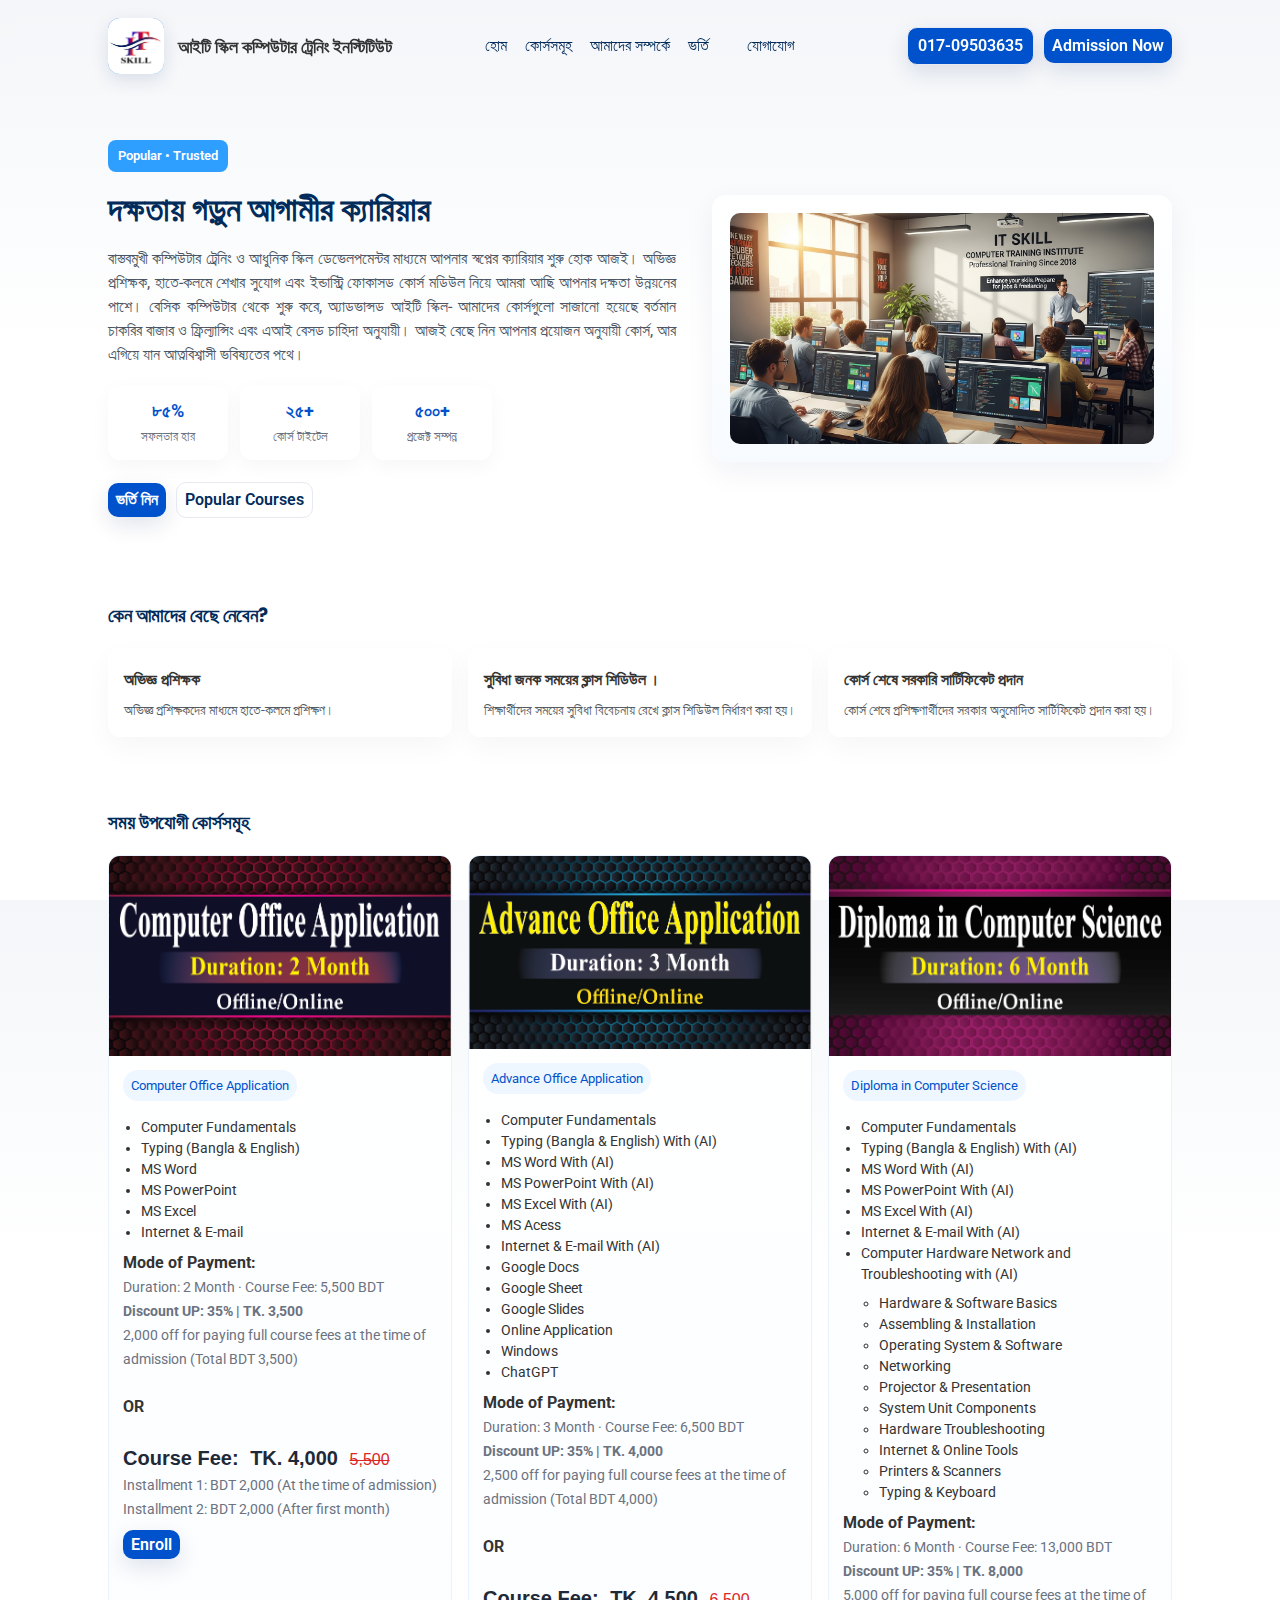
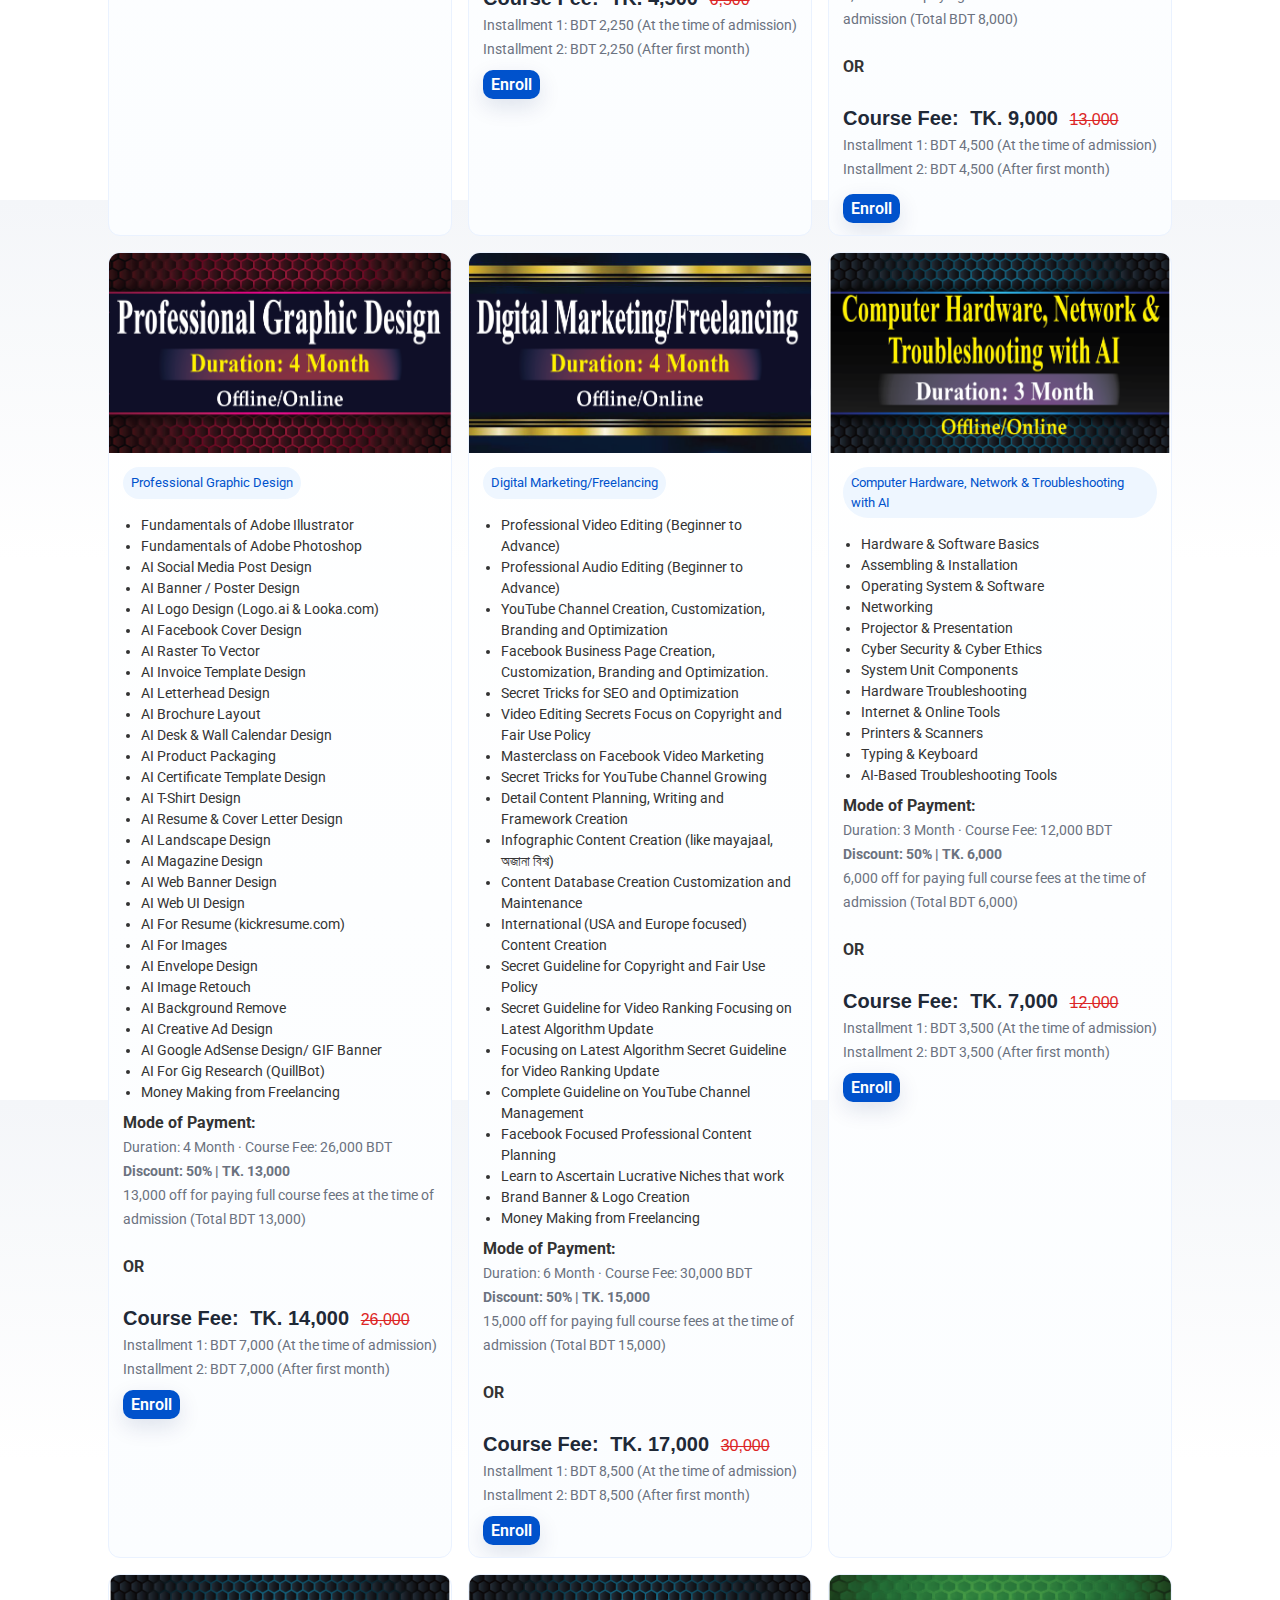
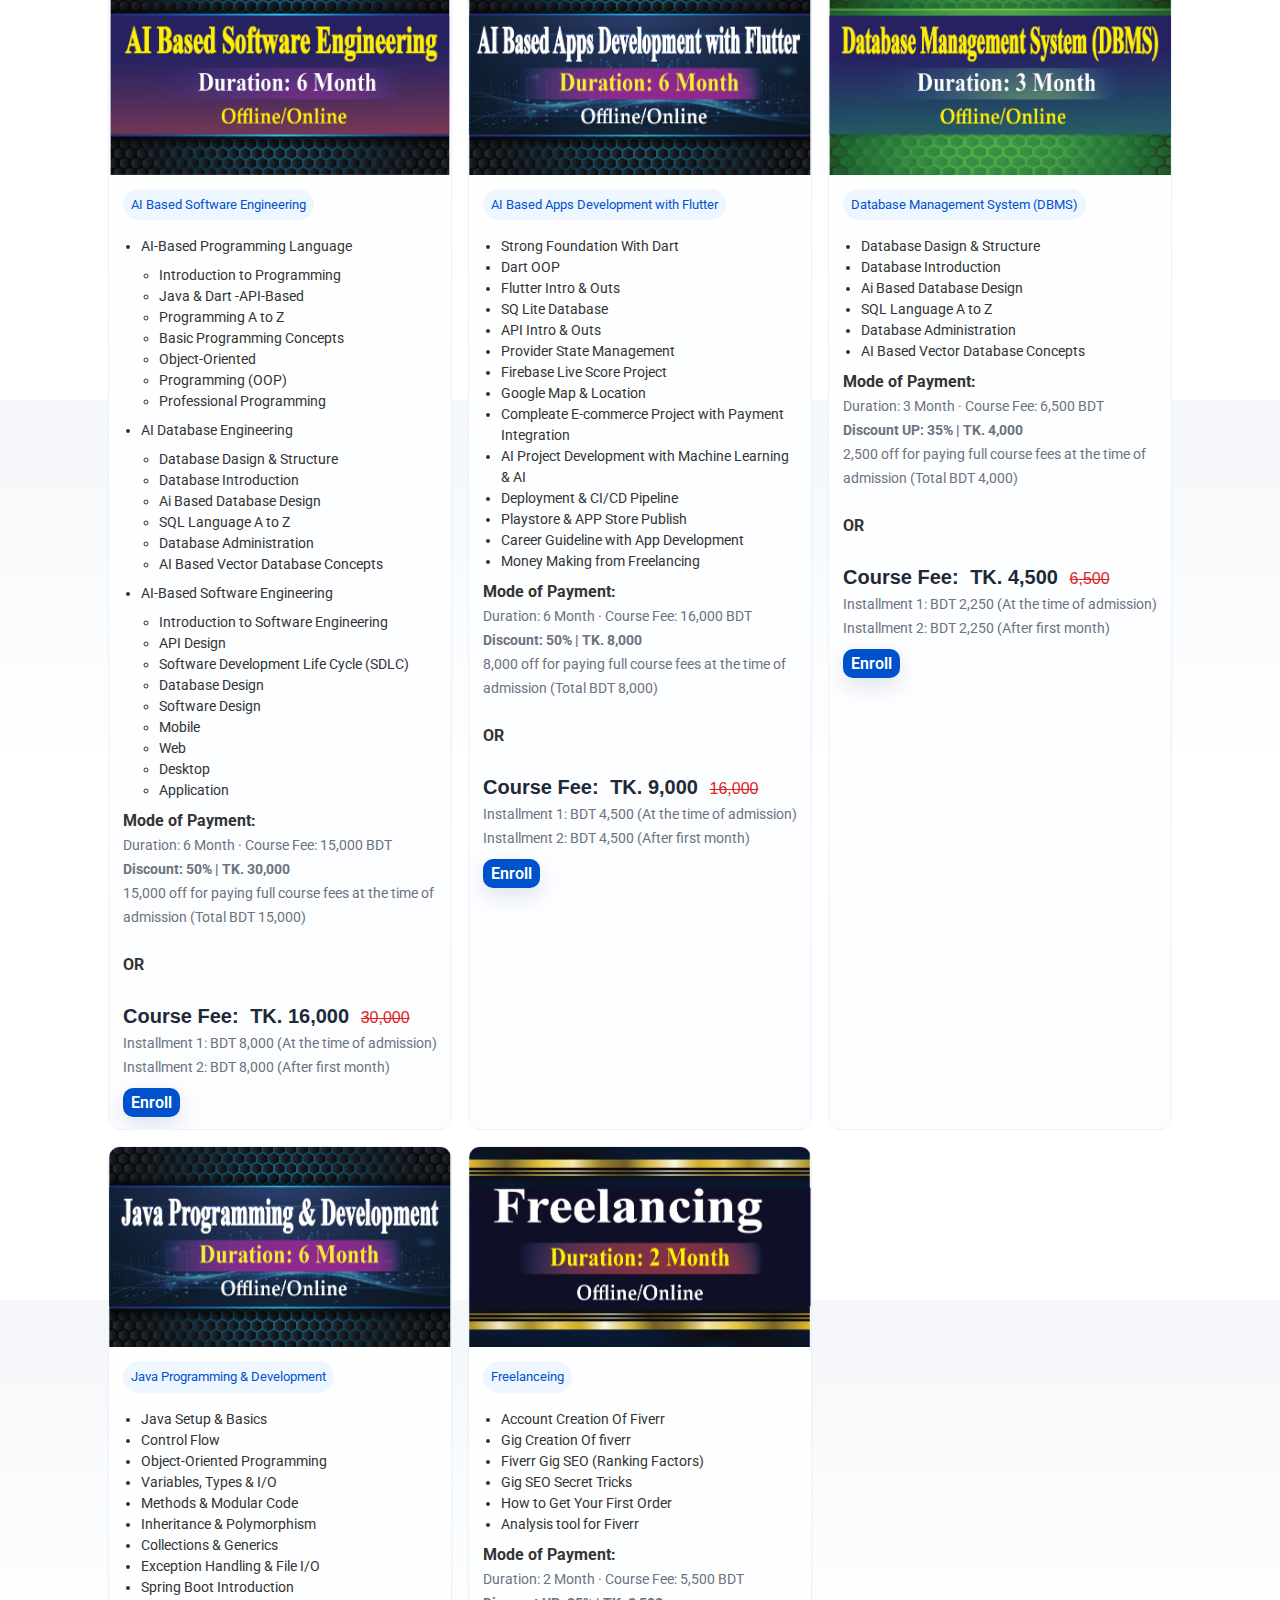
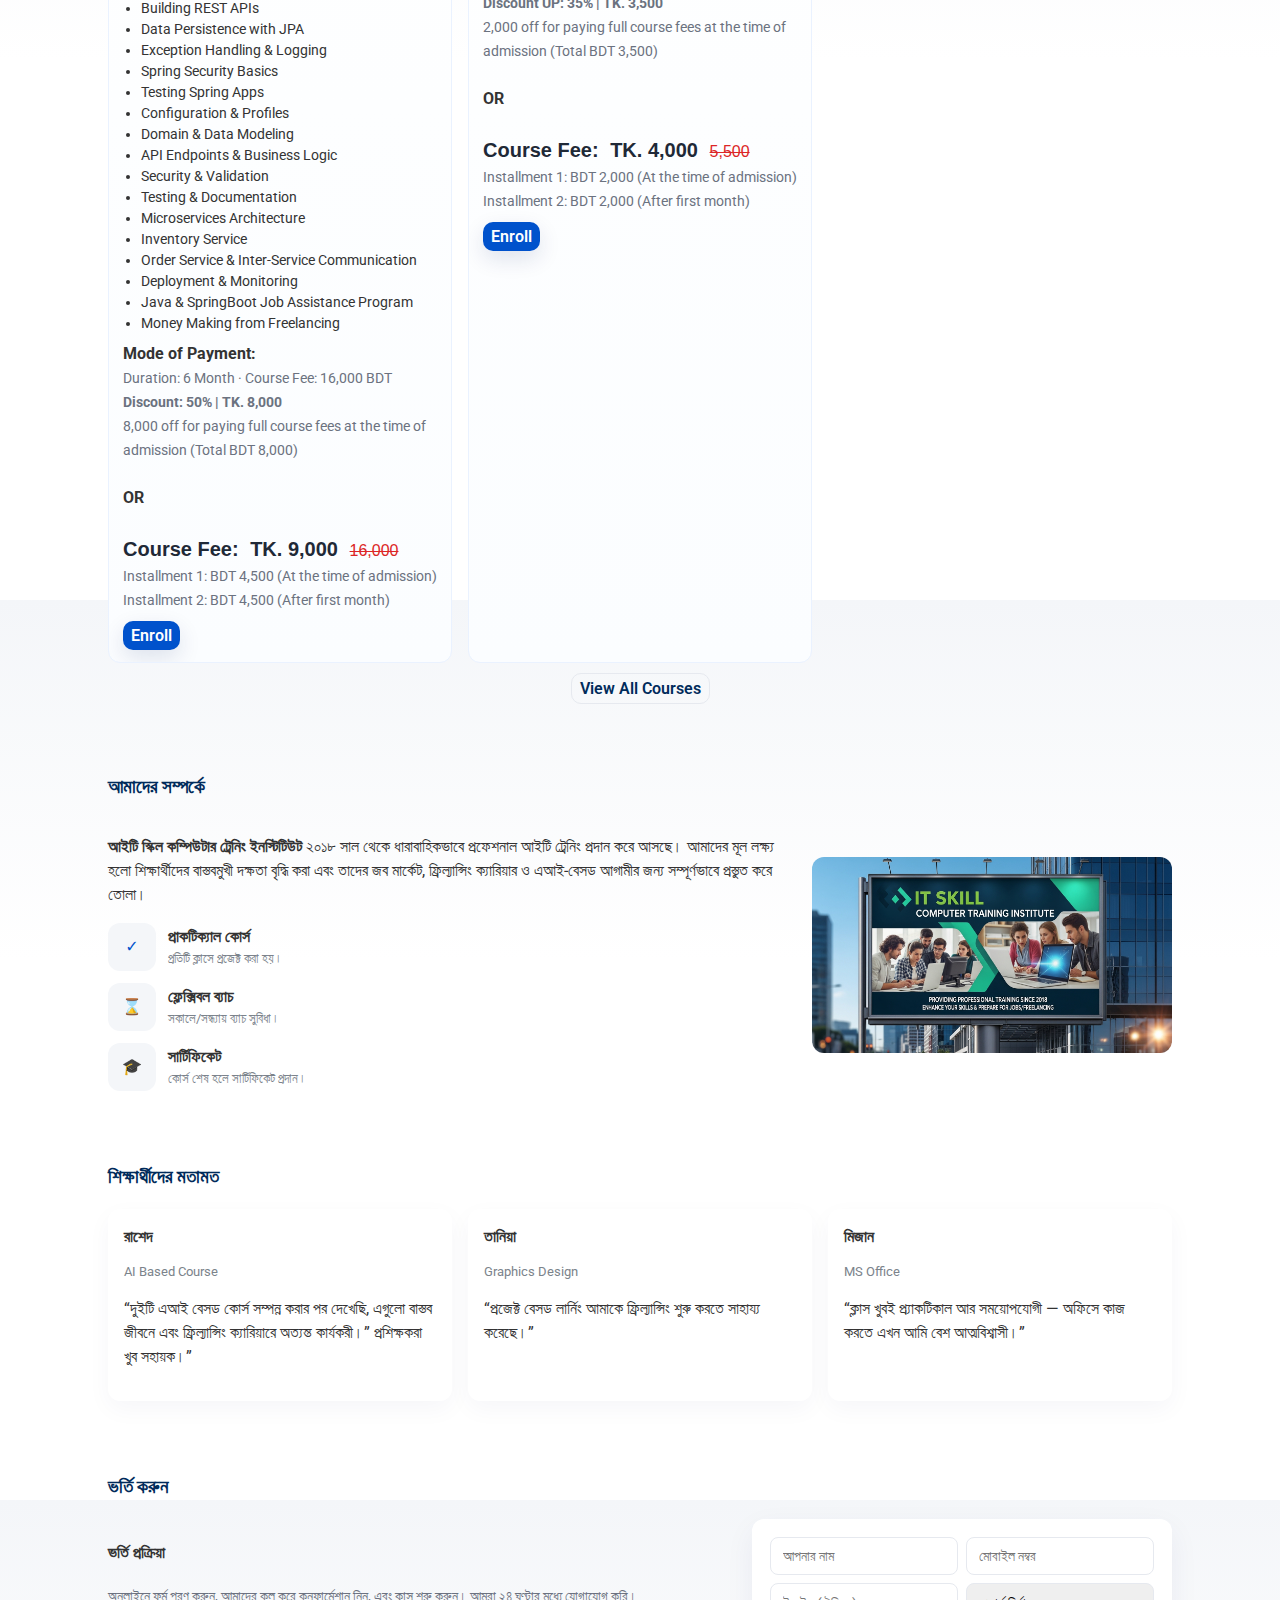
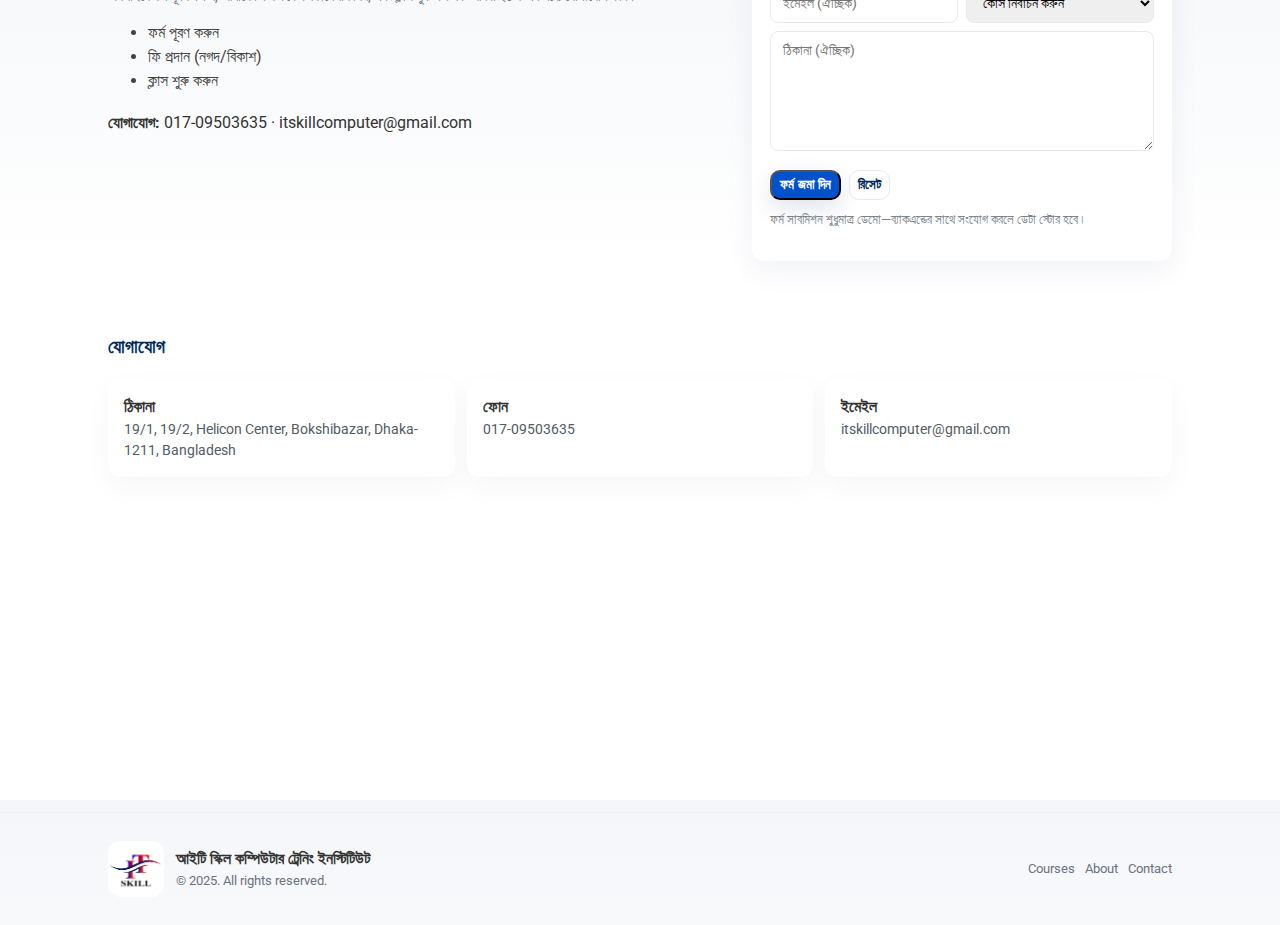
<file: index.html>
<!doctype html>
<html lang="bn">

<head>
  <meta charset="utf-8" />
  <meta name="viewport" content="width=device-width,initial-scale=1" />
  <title>আইটি স্কিল কম্পিউটার ট্রেনিং ইনস্টিটিউট</title>

  <!-- Google Fonts -->
  <link href="https://fonts.googleapis.com/css2?family=Poppins:wght@600;700&family=Roboto:wght@300;400;500&display=swap"
    rel="stylesheet">

  <link rel="stylesheet" href="css/it_css.css">

</head>

<body>

  <!-- Header -->
  <header>
    <div class="wrap nav">
      <div class="brand">
        <div class="logo">
          <a href="#home" aria-label="আইটি স্কিল হোম">
            <img src="image/IT_SKILL_LOGO.jpg" alt="IT Skill logo"
              style="width:56px; height:56px; object-fit:cover; border-radius:12px; display:block;">
          </a>
        </div>
        <div>
          <h1>আইটি স্কিল কম্পিউটার ট্রেনিং ইনস্টিটিউট</h1>
      </div>
      </div>

      <nav aria-label="Main Navigation">
        <ul>
          <li><a href="#home">হোম</a></li>
          <li><a href="#courses">কোর্সসমূহ</a></li>
          <li><a href="#about">আমাদের সম্পর্কে</a></li>
          <li><a href="#admission">ভর্তি</a></li>
          <li><a class="contact" href="#contact">যোগাযোগ</a></li>
        </ul>
      </nav>

      <div class="cta">
        <a class="btn btn-primary" href="tel:017-09503635"
          style="border:1px solid #e6e9ef; padding:6px 10px; border-radius:10px; white-space:nowrap;">017-09503635</a>
        <a class="btn btn-primary" href="#admission">Admission Now</a>
      </div>
    </div>
  </header>

  <main class="wrap" id="home">

    <!-- HERO -->
    <section class="hero" aria-labelledby="hero-heading">
      <div>
        <span class="eyebrow">Popular • Trusted</span>
        <h2 id="hero-heading">দক্ষতায় গড়ুন আগামীর ক্যারিয়ার</h2>
        <p class="lead">বাস্তবমুখী কম্পিউটার ট্রেনিং ও আধুনিক স্কিল ডেভেলপমেন্টর মাধ্যমে আপনার স্বপ্নের ক্যারিয়ার শুরু
          হোক আজই। অভিজ্ঞ প্রশিক্ষক, হাতে-কলমে শেখার সুযোগ এবং ইন্ডাস্ট্রি ফোকাসড কোর্স মডিউল নিয়ে আমরা আছি আপনার দক্ষতা
          উন্নয়নের পাশে। বেসিক কম্পিউটার থেকে শুরু করে, অ্যাডভান্সড আইটি স্কিল- আমাদের কোর্সগুলো সাজানো হয়েছে বর্তমান
          চাকরির বাজার ও ফ্রিল্যান্সিং এবং এআই বেসড চাহিদা অনুযায়ী। আজই বেছে নিন আপনার প্রয়োজন অনুযায়ী কোর্স, আর এগিয়ে
          যান আত্নবিশ্বাসী ভবিষ্যতের পথে।</p>

        <div class="stats" role="list">
          <div class="stat" role="listitem">
            <strong>৮৫%</strong>
            <span class="small">সফলতার হার </span>
          </div>
          <div class="stat" role="listitem">
            <strong>২৫+</strong>
            <span class="small">কোর্স টাইটেল</span>
          </div>
          <div class="stat" role="listitem">
            <strong>৫০০+</strong>
            <span class="small">প্রজেক্ট সম্পন্ন</span>
          </div>
        </div>

        <div style="margin-top:22px; display:flex; gap:10px; align-items:center; flex-wrap:wrap;">
          <a class="btn btn-primary" href="#admission">ভর্তি নিন</a>
          <a class="btn btn-outline" href="#courses">Popular Courses</a>
        </div>
      </div>

      <div class="hero-figure" aria-hidden="true">
        <!-- Image placeholder: আপনি এখানে আপনার ল্যাব/ক্লাস ইমেজ বসাবেন -->
        <img src="image/it_skill_banner.jpeg" alt="Computer training lab" style="border-radius:10px;">
      </div>
    </section>

    <div class="gap"></div>

    <!-- WHY CHOOSE US -->
    <section aria-labelledby="why-heading">
      <div class="section-title">
        <h3 id="why-heading">কেন আমাদের বেছে নেবেন?</h3>
      </div>

      <div class="cards">
        <div class="card">
          <h4>অভিজ্ঞ প্রশিক্ষক</h4>
          <p>অভিজ্ঞ প্রশিক্ষকদের মাধ্যমে হাতে-কলমে প্রশিক্ষণ।</p>
        </div>

        <div class="card">
          <h4>সুবিধা জনক সময়ের ক্লাস শিডিউল ।</h4>
          <p>শিক্ষার্থীদের সময়ের সুবিধা বিবেচনায় রেখে ক্লাস শিডিউল নির্ধারণ করা হয়।</p>
        </div>

        <div class="card">
          <h4>কোর্স শেষে সরকারি সার্টিফিকেট প্রদান</h4>
          <p>কোর্স শেষে প্রশিক্ষণার্থীদের সরকার অনুমোদিত সার্টিফিকেট প্রদান করা হয়।</p>
        </div>
      </div>
    </section>

    <!-- COURSES -->
    <section id="courses" aria-labelledby="courses-heading">
      <div class="section-title">
        <h3 id="courses-heading">সময় উপযোগী কোর্সসমূহ</h3>
      </div>

      <div class="course-grid" role="list">

        <!--Computer office application-->
        <article class="course" role="listitem">
          <img src="image/computer office application01.png" alt="Computer office application"
            style="width:100%; height:200px; object-fit:fill;">
          <div class="body">
            <span class="pill">Computer Office Application</span>
            <ul style="margin:8px 0; padding-left:18px; font-size:14px;">
              <li>Computer Fundamentals</li>
              <li>Typing (Bangla & English)</li>
              <li>MS Word</li>
              <li>MS PowerPoint</li>
              <li>MS Excel</li>
              <li>Internet & E-mail</li>
            </ul>
            <div>
              <span><strong>Mode of Payment:</strong></span>
              <br>
              <span class="muted">Duration: 2 Month · Course Fee: 5,500 BDT <strong> Discount UP: 35% | TK.
                  3,500</strong></span>
              <br>
              <span class="muted">2,000 off for paying full course fees at the time of admission (Total BDT
                3,500)</span>
              <br><br>
              <strong>OR</strong>
              <br><br>
              <div class="course-fee">
                <span class="label">Course Fee:</span>
                <span class="current-price">TK. 4,000</span>
                <span class="old-price">5,500</span>
              </div>

              <div>
                <span class="muted">Installment 1: BDT 2,000 (At the time of admission)</span>
                <br>
                <span class="muted">Installment 2: BDT 2,000 (After first month)</span>
              </div>
            </div>
            <div style="margin-top:12px;">
              <a class="btn btn-primary" href="#admission">Enroll</a>
            </div>
          </div>
        </article>

        <!--Advance Office Application-->
        <article class="course" role="listitem">
          <img src="image/advance office application01.png" alt="Advance Office Application"
            style="width:356px; height:193px; object-fit:fill;">
          <div class="body">
            <span class="pill">Advance Office Application</span>
            <ul style="margin:8px 0; padding-left:18px; font-size:14px;">
              <li>Computer Fundamentals</li>
              <li>Typing (Bangla & English) With (AI)</li>
              <li>MS Word With (AI)</li>
              <li>MS PowerPoint With (AI)</li>
              <li>MS Excel With (AI)</li>
              <li>MS Acess</li>
              <li>Internet & E-mail With (AI)</li>
              <li>Google Docs</li>
              <li>Google Sheet</li>
              <li>Google Slides</li>
              <li>Online Application</li>
              <li>Windows</li>
              <li>ChatGPT</li>
            </ul>
            <div>
              <span><strong>Mode of Payment:</strong></span>
              <br>
              <span class="muted">Duration: 3 Month · Course Fee: 6,500 BDT <strong> Discount UP: 35% | TK.
                  4,000</strong></span>
              <br>
              <span class="muted">2,500 off for paying full course fees at the time of admission (Total BDT
                4,000)</span>
              <br><br>
              <strong>OR</strong>
              <br><br>
              <div class="course-fee">
                <span class="label">Course Fee:</span>
                <span class="current-price">TK. 4,500</span>
                <span class="old-price">6,500</span>
              </div>

              <div>
                <span class="muted">Installment 1: BDT 2,250 (At the time of admission)</span>
                <br>
                <span class="muted">Installment 2: BDT 2,250 (After first month)</span>
              </div>
            </div>
            <div style="margin-top:12px;">
              <a class="btn btn-primary" href="#admission">Enroll</a>
            </div>
          </div>
        </article>

        <!--Diploma in Computer Science-->
        <article class="course" role="listitem">
          <img src="image/diploma in computer science01.png" alt="Diploma in Computer Science"
            style="width:100%; height:200px; object-fit:fill;">
          <div class="body">
            <span class="pill">Diploma in Computer Science</span>
            <ul style="margin:8px 0; padding-left:18px; font-size:14px;">
              <li>Computer Fundamentals</li>
              <li>Typing (Bangla & English) With (AI)</li>
              <li>MS Word With (AI)</li>
              <li>MS PowerPoint With (AI)</li>
              <li>MS Excel With (AI)</li>
              <li>Internet & E-mail With (AI)</li>
              <li>Computer Hardware Network and Troubleshooting with (AI)</li>
              <ul style="margin:8px 0; padding-left:18px; font-size:14px;">
                <li>Hardware & Software Basics</li>
                <li>Assembling & Installation</li>
                <li>Operating System & Software</li>
                <li>Networking</li>
                <li>Projector & Presentation</li>
                <li>System Unit Components</li>
                <li>Hardware Troubleshooting</li>
                <li>Internet & Online Tools</li>
                <li>Printers & Scanners</li>
                <li>Typing & Keyboard</li>
              </ul>
            </ul>
            <div>
              <span><strong>Mode of Payment:</strong></span>
              <br>
              <span class="muted">Duration: 6 Month · Course Fee: 13,000 BDT <strong>Discount UP: 35% | TK.
                  8,000</strong></span>
              <br>
              <span class="muted">5,000 off for paying full course fees at the time of admission (Total BDT
                8,000)</span>
              <br><br>
              <strong>OR</strong>
              <br><br>
              <div class="course-fee">
                <span class="label">Course Fee:</span>
                <span class="current-price">TK. 9,000</span>
                <span class="old-price">13,000</span>
              </div>

              <div>
                <span class="muted">Installment 1: BDT 4,500 (At the time of admission)</span>
                <br>
                <span class="muted">Installment 2: BDT 4,500 (After first month)</span>
              </div>
            </div>
            <p></p>
            <div style="margin-top:12px;">
              <a class="btn btn-primary" href="#admission">Enroll</a>
            </div>
          </div>
        </article>
        
        <!--Professional Graphic Design-->
        <article class="course" role="listitem">
          <img src="image/professional Graphic Design.png" alt="" style="width:100%; height:200px; object-fit:fill;">
          <div class="body">
            <span class="pill">Professional Graphic Design</span>
            <ul style="margin:8px 0; padding-left:18px; font-size:14px;">
              <li>Fundamentals of Adobe Illustrator </li>
              <li>Fundamentals of Adobe Photoshop</li>
              <li>AI Social Media Post Design</li>
              <li>AI Banner / Poster Design</li>
              <li>AI Logo Design (Logo.ai & Looka.com)</li>
              <li>AI Facebook Cover Design</li>
              <li>AI Raster To Vector</li>
              <li>AI Invoice Template Design</li>
              <li>AI Letterhead Design</li>
              <li>AI Brochure Layout</li>
              <li>AI Desk & Wall Calendar Design</li>
              <li>AI Product Packaging</li>
              <li>AI Certificate Template Design</li>
              <li>AI T-Shirt Design</li>
              <li>AI Resume & Cover Letter Design</li>
              <li>AI Landscape Design</li>
              <li>AI Magazine Design</li>
              <li>AI Web Banner Design</li>
              <li>AI Web UI Design</li>
              <li>AI For Resume (kickresume.com)</li>
              <li>AI For Images </li>
              <li>AI Envelope Design</li>
              <li>AI Image Retouch</li>
              <li>AI Background Remove</li>
              <li>AI Creative Ad Design</li>
              <li>AI Google AdSense Design/ GIF Banner</li>
              <li>AI For Gig Research (QuillBot)</li>
              <li>Money Making from Freelancing</li>
            </ul>
            <div>
              <span><strong>Mode of Payment:</strong></span>
              <br>
              <span class="muted">Duration: 4 Month · Course Fee: 26,000 BDT <strong>Discount: 50% | TK.
                  13,000</strong></span>
              <br>
              <span class="muted">13,000 off for paying full course fees at the time of admission (Total BDT
              13,000)</span>
              <br><br>
              <strong>OR</strong>
              <br><br>
              <div class="course-fee">
                <span class="label">Course Fee:</span>
                <span class="current-price">TK. 14,000</span>
                <span class="old-price">26,000</span>
              </div>

              <div>
                <span class="muted">Installment 1: BDT 7,000 (At the time of admission)</span>
                <br>
                <span class="muted">Installment 2: BDT 7,000 (After first month)</span>
              </div>
            </div>
            <div style="margin-top:12px;">
              <a class="btn btn-primary" href="#admission">Enroll</a>
            </div>
          </div>
        </article>
        
        <!--Digital Marketing/Freelancing-->
        <article class="course" role="listitem">
          <img src="image/digital marketing & freelancing.png" alt="Digital Marketing/Freelancing"
            style="width:100%; height:200px; object-fit:fill;">
          <div class="body">
            <span class="pill">Digital Marketing/Freelancing</span>
            <ul style="margin:8px 0; padding-left:18px; font-size:14px;">
              <li>Professional Video Editing (Beginner to Advance)</li>
              <li>Professional Audio Editing (Beginner to Advance)</li>
              <li>YouTube Channel Creation, Customization, Branding and Optimization</li>
              <li>Facebook Business Page Creation, Customization, Branding and Optimization.</li>
              <li>Secret Tricks for SEO and Optimization</li>
              <li>Video Editing Secrets Focus on Copyright and Fair Use Policy</li>
              <li>Masterclass on Facebook Video Marketing</li>
              <li>Secret Tricks for YouTube Channel Growing</li>
              <li>Detail Content Planning, Writing and Framework Creation</li>
              <li>Infographic Content Creation (like mayajaal, অজানা বিশ্ব)</li>
              <li>Content Database Creation Customization and Maintenance</li>
              <li>International (USA and Europe focused) Content Creation</li>
              <li>Secret Guideline for Copyright and Fair Use Policy</li>
              <li>Secret Guideline for Video Ranking Focusing on Latest Algorithm Update</li>
              <li>Focusing on Latest Algorithm Secret Guideline for Video Ranking Update</li>
              <li>Complete Guideline on YouTube Channel Management</li>
              <li>Facebook Focused Professional Content Planning</li>
              <li>Learn to Ascertain Lucrative Niches that work</li>
              <li>Brand Banner & Logo Creation</li>
              <li>Money Making from Freelancing </li>
            </ul>
            <div>
              <span><strong>Mode of Payment:</strong></span>
              <br>
              <span class="muted">Duration: 6 Month · Course Fee: 30,000 BDT <strong>Discount: 50% | TK.
                  15,000</strong></span>
              <br>
              <span class="muted">15,000 off for paying full course fees at the time of admission (Total BDT
                15,000)</span>
              <br><br>
              <strong>OR</strong>
              <br><br>
              <div class="course-fee">
                <span class="label">Course Fee:</span>
                <span class="current-price">TK. 17,000</span>
                <span class="old-price">30,000</span>
              </div>

              <div>
                <span class="muted">Installment 1: BDT 8,500 (At the time of admission)</span>
                <br>
                <span class="muted">Installment 2: BDT 8,500 (After first month)</span>
              </div>
            </div>
            <div style="margin-top:12px;">
              <a class="btn btn-primary" href="#admission">Enroll</a>
            </div>
          </div>
        </article>
        
        <!--Computer Hardware, Network & Troubleshooting with AI-->
        <article class="course" role="listitem">
          <img src="image/Computer Hardware, Network & Troubleshooting with AI.png" alt="Computer Hardware, Network & Troubleshooting with AI"
            style="width:100%; height:200px; object-fit:fill;">
          <div class="body">
            <span class="pill">Computer Hardware, Network & Troubleshooting with AI</span>
            <ul style="margin:8px 0; padding-left:18px; font-size:14px;">
              <li>Hardware & Software Basics</li>
              <li>Assembling & Installation</li>
              <li>Operating System & Software</li>
              <li>Networking</li>
              <li>Projector & Presentation</li>
              <li>Cyber Security & Cyber Ethics</li>
              <li>System Unit Components</li>
              <li>Hardware Troubleshooting</li>
              <li>Internet & Online Tools</li>
              <li>Printers & Scanners</li>
              <li>Typing & Keyboard</li>
              <li>AI-Based Troubleshooting Tools</li>
            </ul>
            <div>
              <span><strong>Mode of Payment:</strong></span>
              <br>
              <span class="muted">Duration: 3 Month · Course Fee: 12,000 BDT <strong>Discount: 50% | TK.
                  6,000</strong></span>
              <br>
              <span class="muted">6,000 off for paying full course fees at the time of admission (Total BDT
                6,000)</span>

              <br><br>
              <strong>OR</strong>
              <br><br>
              <div class="course-fee">
                <span class="label">Course Fee:</span>
                <span class="current-price">TK. 7,000</span>
                <span class="old-price">12,000</span>
              </div>

              <div>
                <span class="muted">Installment 1: BDT 3,500 (At the time of admission)</span>
                <br>
                <span class="muted">Installment 2: BDT 3,500 (After first month)</span>
              </div>
            </div>
            <div style="margin-top:12px;">
              <a class="btn btn-primary" href="#admission">Enroll</a>
            </div>
          </div>
        </article>
        
        <!--AI Based Software Engineering-->
        <article class="course" role="listitem">
          <img src="image/AI Based Software Engineering.png" alt="AI Based Software Engineering"
            style="width:100%; height:200px; object-fit:fill;">
          <div class="body">
            <span class="pill">AI Based Software Engineering</span>
            <ul style="margin:8px 0; padding-left:18px; font-size:14px;">
              <li>AI-Based Programming Language</li>
              <ul style="margin:8px 0; padding-left:18px; font-size:14px;">
                <li>Introduction to Programming</li>
                <li>Java & Dart -API-Based</li>
                <li>Programming A to Z</li>
                <li>Basic Programming Concepts</li>
                <li>Object-Oriented</li>
                <li>Programming (OOP)</li>
                <li>Professional Programming</li>
              </ul>
            </ul>
            <ul style="margin:8px 0; padding-left:18px; font-size:14px;">
              <li>AI Database Engineering</li>
              <ul style="margin:8px 0; padding-left:18px; font-size:14px;">
                <li>Database Dasign & Structure</li>
                <li>Database Introduction</li>
                <li>Ai Based Database Design</li>
                <li>SQL Language A to Z</li>
                <li>Database Administration</li>
                <li>AI Based Vector Database Concepts</li>
              </ul>
            </ul>
            <ul style="margin:8px 0; padding-left:18px; font-size:14px;">
              <li>AI-Based Software Engineering</li>
              <ul style="margin:8px 0; padding-left:18px; font-size:14px;">
                <li>Introduction to Software Engineering</li>
                <li>API Design</li>
                <li>Software Development Life Cycle (SDLC)</li>
                <li>Database Design</li>
                <li>Software Design</li>
                <li>Mobile</li>
                <li>Web</li>
                <li>Desktop</li>
                <li>Application</li>
              </ul>
            </ul>
            <div>
              <span><strong>Mode of Payment:</strong></span>
              <br>
              <span class="muted">Duration: 6 Month · Course Fee: 15,000 BDT <strong>Discount: 50% | TK.
                  30,000</strong></span>
              <br>
              <span class="muted">15,000 off for paying full course fees at the time of admission (Total BDT
                15,000)</span>
              <br><br>
              <strong>OR</strong>
              <br><br>
              <div class="course-fee">
                <span class="label">Course Fee:</span>
                <span class="current-price">TK. 16,000</span>
                <span class="old-price">30,000</span>
              </div>

              <div>
                <span class="muted">Installment 1: BDT 8,000 (At the time of admission)</span>
                <br>
                <span class="muted">Installment 2: BDT 8,000 (After first month)</span>
              </div>
            </div>
            <div style="margin-top:12px;">
              <a class="btn btn-primary" href="#admission">Enroll</a>
            </div>
          </div>
        </article>
        
        <!--AI Based Apps Development with Flutter-->
        <article class="course" role="listitem">
          <img src="image/AI Based Apps Development with Flutter.png" alt="AI Based Apps Development with Flutter"
            style="width:100%; height:200px; object-fit:fill;">
          <div class="body">
            <span class="pill">AI Based Apps Development with Flutter</span>
            <ul style="margin:8px 0; padding-left:18px; font-size:14px;">
              <li>Strong Foundation With Dart</li>
              <li>Dart OOP</li>
              <li>Flutter Intro & Outs</li>
              <li>SQ Lite Database</li>
              <li>API Intro & Outs</li>
              <li>Provider State Management</li>
              <li>Firebase Live Score Project</li>
              <li>Google Map & Location</li>
              <li>Compleate E-commerce Project with Payment Integration</li>
              <li>AI Project Development with Machine Learning & AI </li>
              <li>Deployment & CI/CD Pipeline</li>
              <li>Playstore & APP Store Publish</li>
              <li>Career Guideline with App Development </li>
              <li>Money Making from Freelancing </li>
            </ul>
            <div>
              <span><strong>Mode of Payment:</strong></span>
              <br>
              <span class="muted">Duration: 6 Month · Course Fee: 16,000 BDT <strong>Discount: 50% | TK.
                  8,000</strong></span>
              <br>
              <span class="muted">8,000 off for paying full course fees at the time of admission (Total BDT
                8,000)</span>

              <br><br>
              <strong>OR</strong>
              <br><br>
              <div class="course-fee">
                <span class="label">Course Fee:</span>
                <span class="current-price">TK. 9,000</span>
                <span class="old-price">16,000</span>
              </div>

              <div>
                <span class="muted">Installment 1: BDT 4,500 (At the time of admission)</span>
                <br>
                <span class="muted">Installment 2: BDT 4,500 (After first month)</span>
              </div>
            </div>
            <div style="margin-top:12px;">
              <a class="btn btn-primary" href="#admission">Enroll</a>
            </div>
          </div>
        </article>
        
        <!--Database Management System (DBMS)-->
        <article class="course" role="listitem">
          <img src="image/Database Management System (DBMS).png" alt="Java Programming & Development"
            style="width:100%; height:200px; object-fit:fill;">
          <div class="body">
            <span class="pill">Database Management System (DBMS)</span>
            <ul style="margin:8px 0; padding-left:18px; font-size:14px;">
              <li>Database Dasign & Structure</li>
              <li>Database Introduction</li>
              <li>Ai Based Database Design</li>
              <li>SQL Language A to Z</li>
              <li>Database Administration</li>
              <li>AI Based Vector Database Concepts</li>
            </ul>
             <div>
              <span><strong>Mode of Payment:</strong></span>
              <br>
              <span class="muted">Duration: 3 Month · Course Fee: 6,500 BDT <strong> Discount UP: 35% | TK.
                  4,000</strong></span>
              <br>
              <span class="muted">2,500 off for paying full course fees at the time of admission (Total BDT
                4,000)</span>
              <br><br>
              <strong>OR</strong>
              <br><br>
              <div class="course-fee">
                <span class="label">Course Fee:</span>
                <span class="current-price">TK. 4,500</span>
                <span class="old-price">6,500</span>
              </div>

              <div>
                <span class="muted">Installment 1: BDT 2,250 (At the time of admission)</span>
                <br>
                <span class="muted">Installment 2: BDT 2,250 (After first month)</span>
              </div>
            </div>
            <div style="margin-top:12px;">
              <a class="btn btn-primary" href="#admission">Enroll</a>
            </div>
          </div>
        </article>
        
        <!--Java Programming & Development-->
        <article class="course" role="listitem">
          <img src="image/Java Programming & Development.png" alt="Java Programming & Development"
            style="width:100%; height:200px; object-fit:fill;">
          <div class="body">
            <span class="pill">Java Programming & Development</span>
            <ul style="margin:8px 0; padding-left:18px; font-size:14px;">
              <li>Java Setup & Basics</li>
              <li>Control Flow</li>
              <li>Object-Oriented Programming</li>
              <li>Variables, Types & I/O</li>
              <li>Methods & Modular Code</li>
              <li>Inheritance & Polymorphism</li>
              <li>Collections & Generics</li>
              <li>Exception Handling & File I/O</li>
              <li>Spring Boot Introduction</li>
              <li>Building REST APIs</li>
              <li>Data Persistence with JPA </li>
              <li>Exception Handling & Logging</li>
              <li>Spring Security Basics</li>
              <li>Testing Spring Apps</li>
              <li>Configuration & Profiles</li>
              <li>Domain & Data Modeling</li>
              <li>API Endpoints & Business Logic</li>
              <li>Security & Validation</li>
              <li>Testing & Documentation</li>
              <li>Microservices Architecture</li>
              <li>Inventory Service</li>
              <li>Order Service & Inter-Service Communication</li>
              <li>Deployment & Monitoring</li>
              <li>Java & SpringBoot Job Assistance Program</li>
              <li>Money Making from Freelancing </li>
            </ul>
            <div>
              <span><strong>Mode of Payment:</strong></span>
              <br>
              <span class="muted">Duration: 6 Month · Course Fee: 16,000 BDT <strong>Discount: 50% | TK.
                  8,000</strong></span>
              <br>
              <span class="muted">8,000 off for paying full course fees at the time of admission (Total BDT
                8,000)</span>

              <br><br>
              <strong>OR</strong>
              <br><br>
              <div class="course-fee">
                <span class="label">Course Fee:</span>
                <span class="current-price">TK. 9,000</span>
                <span class="old-price">16,000</span>
              </div>

              <div>
                <span class="muted">Installment 1: BDT 4,500 (At the time of admission)</span>
                <br>
                <span class="muted">Installment 2: BDT 4,500 (After first month)</span>
              </div>
            </div>
            <div style="margin-top:12px;">
              <a class="btn btn-primary" href="#admission">Enroll</a>
            </div>
          </div>
        </article>
        
        <!--Freelanceing-->
        <article class="course" role="listitem">
          <img src="image/Freelanceing.png" alt="Freelanceing"
            style="width:100%; height:200px; object-fit:fill;">
          <div class="body">
            <span class="pill">Freelanceing</span>
            <ul style="margin:8px 0; padding-left:18px; font-size:14px;">
              <li>Account Creation Of Fiverr</li>
              <li>Gig Creation Of fiverr</li>
              <li>Fiverr Gig SEO (Ranking Factors)</li>
              <li>Gig SEO Secret Tricks</li>
              <li>How to Get Your First Order</li>
              <li>Analysis tool for Fiverr</li>
            </ul>
            <div>
              <span><strong>Mode of Payment:</strong></span>
              <br>
              <span class="muted">Duration: 2 Month · Course Fee: 5,500 BDT <strong> Discount UP: 35% | TK.
                  3,500</strong></span>
              <br>
              <span class="muted">2,000 off for paying full course fees at the time of admission (Total BDT
                3,500)</span>
              <br><br>
              <strong>OR</strong>
              <br><br>
              <div class="course-fee">
                <span class="label">Course Fee:</span>
                <span class="current-price">TK. 4,000</span>
                <span class="old-price">5,500</span>
              </div>

              <div>
                <span class="muted">Installment 1: BDT 2,000 (At the time of admission)</span>
                <br>
                <span class="muted">Installment 2: BDT 2,000 (After first month)</span>
              </div>
            </div>
            <div style="margin-top:12px;">
              <a class="btn btn-primary" href="#admission">Enroll</a>
            </div>
          </div>
        </article>
      </div>

      <div style="margin-top:14px; text-align:center;">
        <a class="btn btn-outline" href="#courses">View All Courses</a>
      </div>
    </section>
    </section>

    <!-- ABOUT -->
    <section id="about" aria-labelledby="about-heading">
      <div class="section-title">
        <h3 id="about-heading">আমাদের সম্পর্কে</h3>
      </div>

      <div class="about">
        <div>
          <p><strong>আইটি স্কিল কম্পিউটার ট্রেনিং ইনস্টিটিউট</strong> ২০১৮ সাল থেকে ধারাবাহিকভাবে প্রফেশনাল আইটি ট্রেনিং প্রদান করে আসছে। 
            আমাদের মূল লক্ষ্য হলো শিক্ষার্থীদের বাস্তবমুখী দক্ষতা বৃদ্ধি করা এবং তাদের জব মার্কেট, ফ্রিল্যান্সিং ক্যারিয়ার ও 
            এআই-বেসড আগামীর জন্য সম্পূর্ণভাবে প্রস্তুত করে তোলা।</p>

          <div class="features" style="margin-top:14px;">
            <div class="feature">
              <div class="icon">✓</div>
              <div>
                <strong>প্রাকটিক্যাল কোর্স</strong>
                <div class="small muted-2">প্রতিটি ক্লাসে প্রজেক্ট করা হয়।</div>
              </div>
            </div>

            <div class="feature">
              <div class="icon">⌛</div>
              <div>
                <strong>ফ্লেক্সিবল ব্যাচ</strong>
                <div class="small muted-2">সকালে/সন্ধ্যায় ব্যাচ সুবিধা।</div>
              </div>
            </div>

            <div class="feature">
              <div class="icon">🎓</div>
              <div>
                <strong>সার্টিফিকেট</strong>
                <div class="small muted-2">কোর্স শেষ হলে সার্টিফিকেট প্রদান।</div>
              </div>
            </div>
          </div>
        </div>

        <div>
          <img src="image/it_skill_banner_02.jpeg" alt="institute" style="border-radius:12px;">
        </div>
      </div>
    </section>

    <!-- TESTIMONIALS -->
    <section aria-labelledby="testi-heading">
      <div class="section-title">
        <h3 id="testi-heading">শিক্ষার্থীদের মতামত</h3>
      </div>

      <div class="testi-grid">
        <div class="testi">
          <strong>রাশেদ</strong>
          <p class="small muted-2">AI Based Course</p>
          <p>“দুইটি এআই বেসড কোর্স সম্পন্ন করার পর দেখেছি, এগুলো বাস্তব জীবনে এবং ফ্রিল্যান্সিং ক্যারিয়ারে অত্যন্ত কার্যকরী।” প্রশিক্ষকরা খুব সহায়ক।”</p>
       </div>

        <div class="testi">
          <strong>তানিয়া</strong>
          <p class="small muted-2">Graphics Design</p>
          <p>“প্রজেক্ট বেসড লার্নিং আমাকে ফ্রিল্যান্সিং শুরু করতে সাহায্য করেছে।”</p>
        </div>

        <div class="testi">
          <strong>মিজান</strong>
          <p class="small muted-2">MS Office</p>
          <p>“ক্লাস খুবই প্র‍্যাকটিকাল আর সময়োপযোগী — অফিসে কাজ করতে এখন আমি বেশ আত্মবিশ্বাসী।”</p>
        </div>
      </div>
    </section>

    <!-- ADMISSION -->
    <section id="admission" aria-labelledby="admission-heading">
      <div class="section-title">
        <h3 id="admission-heading">ভর্তি করুন</h3>
      </div>

      <div class="split">
        <div>
          <h4>ভর্তি প্রক্রিয়া</h4>
          <p class="muted">অনলাইনে ফর্ম পূরণ করুন, আমাদের কল করে কনফার্মেশান নিন, এবং ক্লাস শুরু করুন। আমরা ২৪ ঘণ্টার মধ্যে
            যোগাযোগ করি।</p>

          <ul style="margin-top:12px; color:#444">
            <li>ফর্ম পূরণ করুন</li>
            <li>ফি প্রদান (নগদ/বিকাশ)</li>
            <li>ক্লাস শুরু করুন</li>
          </ul>

          <div style="margin-top:18px;">
            <strong>যোগাযোগ: </strong> <a href="tel:017-09503635">017-09503635</a> · <a
              href="mailto:info@itskillbd.com">itskillcomputer@gmail.com</a>
          </div>
        </div>

        <form id="admissionForm" onsubmit="submitForm(event)" aria-label="Admission Form">
          <div style="display:flex; gap:8px; margin-bottom:8px;">
            <input type="text" id="name" placeholder="আপনার নাম" required>
            <input type="text" id="phone" placeholder="মোবাইল নম্বর" required>
          </div>

          <div style="display:flex; gap:8px; margin-bottom:8px;">
            <input type="email" id="email" placeholder="ইমেইল (ঐচ্ছিক)">
            <select id="course" required>
              <option value="">কোর্স নির্বাচন করুন</option>
              <option>MS Office</option>
              <option>Graphics Design</option>
              <option>Web Design</option>
              <option>Digital Marketing</option>
            </select>
          </div>

          <textarea id="address" placeholder="ঠিকানা (ঐচ্ছিক)"></textarea>

          <div style="margin-top:12px; display:flex; gap:8px;">
            <button class="btn btn-primary" type="submit">ফর্ম জমা দিন</button>
            <button class="btn btn-outline" type="reset">রিসেট</button>
          </div>

          <p class="small muted-2" style="margin-top:10px">ফর্ম সাবমিশন শুধুমাত্র ডেমো—ব্যাকএন্ডের সাথে সংযোগ করলে ডেটা
            স্টোর হবে।</p>
        </form>
      </div>
    </section>

    <!-- CONTACT -->
    <section id="contact" aria-labelledby="contact-heading">
      <div class="section-title">
        <h3 id="contact-heading">যোগাযোগ</h3>
      </div>

      <div class="contact-cards">
        <div class="card">
          <strong>ঠিকানা</strong>
          <p class="small muted">19/1, 19/2, Helicon Center, Bokshibazar, Dhaka-1211, Bangladesh</p>
        </div>

        <div class="card">
          <strong>ফোন</strong>
          <p class="small"><a href="tel:017-09503635">017-09503635</a></p>
        </div>

        <div class="card">
          <strong>ইমেইল</strong>
          <p class="small"><a href="itskillcomputer@gmail.com">itskillcomputer@gmail.com</a></p>
        </div>
      </div>

      <div style="margin-top:14px;">
        <!-- Embed Google Map (replace src with your map iframe) -->
        <!--iframe title="map" src="https://maps.app.goo.gl/yZFnPCfi8jtfwpK99" style="width:100%; height:260px; border:0; border-radius:10px;"></iframe-->
        <iframe title="map"
          src="https://www.google.com/maps/embed?pb=!1m18!1m12!1m3!1d3652.644928769491!2d90.39306670952708!3d23.724370678599247!2m3!1f0!2f0!3f0!3m2!1i1024!2i768!4f13.1!3m3!1m2!1s0x3755b8e7a9694347%3A0x1cc5815529f9efe2!2sBakshi%20Bazar%20Road%2C%20Dhaka!5e0!3m2!1sen!2sbd!4v1763201029291!5m2!1sen!2sbd"
          style="width:100%; height:260px; border:0; border-radius:10px;"></iframe>
      </div>
    </section>
  </main>

  <!-- FOOTER -->
  <footer>
    <div class="wrap">
      <div style="display:flex; flex-wrap:wrap; justify-content:space-between; gap:16px; align-items:center">
        <div>
          <div style="display:flex; gap:12px; align-items:center">
            <img src="image/IT_SKILL_LOGO.jpg" alt="IT Skill logo"
              style="width:56px; height:56px; object-fit:cover; border-radius:12px; display:block;">
            <div>
              <strong>আইটি স্কিল কম্পিউটার ট্রেনিং ইনস্টিটিউট</strong>
              <div class="small muted">© 2025. All rights reserved.</div>
            </div>
          </div>
        </div>

        <div style="display:flex; gap:10px; align-items:center;">
          <a class="small" href="#courses">Courses</a>
          <a class="small" href="#about">About</a>
          <a class="small" href="#contact">Contact</a>
        </div>
      </div>
    </div>
  </footer>

  <script src="java_script/script.js"> </script>
</body>

</html>
</file>
<file: css/it_css.css>
/* ====== Color & Typography (Branding) ====== */
 :root {
   --primary: #0052CC;
   --dark: #002B5B;
   --accent: #2E9EFF;
   --muted: #F4F6F9;
   --text: #333333;
   --radius: 10px;
   --container: 1100px;
 }

 * {
   box-sizing: border-box
 }

 html,
 body {
   height: 100%
 }

 body {
   margin: 0;
   font-family: "Roboto", system-ui, -apple-system, "Segoe UI", Roboto, "Helvetica Neue", Arial;
   color: var(--text);
   background: linear-gradient(180deg, var(--muted), #fff 40%);
   -webkit-font-smoothing: antialiased;
   -moz-osx-font-smoothing: grayscale;
   line-height: 1.5;
 }

 a {
   color: inherit;
   text-decoration: none;
 }

 .contact {
   margin: 20px;
 }

 img {
   max-width: 100%;
   display: block
 }

 /* ====== Layout ====== */
 .wrap {
   max-width: var(--container);
   margin: 0 auto;
   padding: 0 18px;
 }

 header {
   background: transparent;
   padding: 18px 0;
   position: sticky;
   top: 0;
   z-index: 50;
   backdrop-filter: blur(6px);
 }

 .nav {
   display: flex;
   align-items: center;
   justify-content: space-between;
 }

 .brand {
   display: flex;
   gap: 14px;
   align-items: center;
 }

 .brand .logo {
   width: 56px;
   height: 56px;
   border-radius: 12px;
   background: linear-gradient(135deg, var(--primary), var(--accent));
   display: flex;
   align-items: center;
   justify-content: center;
   color: white;
   font-weight: 700;
   font-family: "Poppins", sans-serif;
   box-shadow: 0 6px 18px rgba(2, 36, 99, 0.12);
 }

 .brand h1 {
   font-size: 18px;
   margin: 0
 }

 .brand p {
   margin: 0;
   font-size: 13px;
   color: #555
 }

 nav ul {
   display: flex;
   gap: 18px;
   list-style: none;
   margin: 0;
   padding: 0;
   align-items: center;
 }

 nav a {
   font-weight: 500;
   color: var(--dark)
 }

 .cta {
   display: flex;
   gap: 10px;
   align-items: center;
 }

 .btn {
   display: inline;
   padding: 5px 8px;
   border-radius: 10px;
   font-weight: 600;
   cursor: pointer;
 }

 .btn-primary {
   background: var(--primary);
   color: white;
   box-shadow: 0 8px 22px rgba(2, 36, 99, 0.12)
 }

 .btn-outline {
   background: transparent;
   border: 1px solid #e6e9ef;
   color: var(--dark)
 }

 /* ====== Hero ====== */
 .hero {
   display: grid;
   grid-template-columns: 1fr 460px;
   gap: 36px;
   align-items: center;
   padding: 48px 0 36px;
 }

 .hero .eyebrow {
   display: inline-block;
   background: var(--accent);
   color: white;
   padding: 6px 10px;
   border-radius: 8px;
   font-weight: 600;
   font-size: 13px
 }

 .hero h2 {
   font-family: "Poppins", sans-serif;
   font-size: 34px;
   margin: 12px 0 12px;
   color: var(--dark)
 }

 .hero p.lead {
   color: #4b5563;
   margin: 0 0 15px;
 }
 
 .lead{
  text-align: justify;
 }

 .hero .stats {
   display: flex;
   gap: 12px;
   margin: 18px 0 0
 }

 .stat {
   background: white;
   padding: 12px 14px;
   border-radius: 12px;
   box-shadow: 0 6px 20px rgba(19, 24, 34, 0.04);
   min-width: 120px;
   text-align: center
 }

 .stat strong {
   display: block;
   font-size: 18px;
   color: var(--primary)
 }

 .hero-figure {
   background: linear-gradient(180deg, #ffffff, #f7fbff);
   padding: 18px;
   border-radius: 14px;
   box-shadow: 0 10px 30px rgba(2, 36, 99, 0.06);
 }

 /* ====== Sections ====== */
 section {
   padding: 36px 0
 }

 .section-title {
   display: flex;
   align-items: end;
   gap: 14px;
   margin-bottom: 18px
 }

 .section-title h3 {
   margin: 0;
   font-family: "Poppins";
   color: var(--dark)
 }

 .cards {
   display: grid;
   grid-template-columns: repeat(3, 1fr);
   gap: 16px
 }

 .card {
   background: white;
   padding: 16px;
   border-radius: 12px;
   box-shadow: 0 10px 28px rgba(18, 24, 40, 0.04)
 }

 .card h4 {
   margin: 4px 0 8px;
   font-size: 16px
 }

 .card p {
   margin: 0;
   color: #535b63;
   font-size: 14px
 }

 /* Courses */
 .course-grid {
   display: grid;
   grid-template-columns: repeat(3, 1fr);
   gap: 16px;
 }

 .course {
   border-radius: 12px;
   overflow: hidden;
   background: linear-gradient(180deg, #ffffff, #fbfdff);
   border: 1px solid #eaf2ff;
 }

 .course .body {
   padding: 14px
 }

 .pill {
   display: inline-block;
   padding: 6px 8px;
   border-radius: 999px;
   font-size: 13px;
   background: #eef6ff;
   color: var(--primary);
   margin-bottom: 8px;
 }

 /* course fee */
 .course-fee {
   font-family: Arial, sans-serif;
   font-size: 20px;
   color: #1f2937;
 }

 .course-fee .label {
   font-weight: 600;
 }

 .course-fee .current-price {
   font-weight: 700;
   margin-left: 6px;
 }

 .course-fee .old-price {
   margin-left: 6px;
   color: #dc2626;
   text-decoration: line-through;
   font-size: 16px;
 }

 /* About */
 .about {
   display: grid;
   grid-template-columns: 1fr 360px;
   gap: 26px;
   align-items: center
 }

 .about .features {
   display: grid;
   gap: 12px
 }

 .feature {
   display: flex;
   gap: 12px;
   align-items: center
 }

 .icon {
   width: 48px;
   height: 48px;
   background: var(--muted);
   border-radius: 12px;
   display: flex;
   align-items: center;
   justify-content: center;
   font-weight: 700;
   color: var(--primary)
 }

 /* Testimonials */
 .testi-grid {
   display: grid;
   grid-template-columns: repeat(3, 1fr);
   gap: 16px
 }

 .testi {
   padding: 16px;
   background: white;
   border-radius: 12px;
   box-shadow: 0 8px 24px rgba(2, 36, 99, 0.04)
 }

 /* Admission / Form */
 .split {
   display: grid;
   grid-template-columns: 1fr 420px;
   gap: 18px;
   align-items: start
 }

 form {
   background: white;
   padding: 18px;
   border-radius: 12px;
   box-shadow: 0 10px 30px rgba(2, 36, 99, 0.06)
 }

 form .row {
   display: flex;
   gap: 8px
 }

 input,
 select,
 textarea {
   width: 100%;
   padding: 10px 12px;
   border-radius: 8px;
   border: 1px solid #e6e9ef;
   font-size: 14px;
   font-family: inherit
 }

 textarea {
   min-height: 120px;
   resize: vertical
 }

 .muted {
   color: #6b7280;
   font-size: 14px
 }

 /* Contact */
 .contact-cards {
   display: grid;
   grid-template-columns: repeat(3, 1fr);
   gap: 12px
 }

 .small {
   font-size: 13px;
   color: #6b7280
 }

 /* Footer */
 footer {
   padding: 28px 0;
   border-top: 1px solid #eef2f6;
   margin-top: 18px
 }

 footer .fcols {
   display: grid;
   grid-template-columns: 1fr 1fr 1fr 1fr;
   gap: 16px
 }

 .socials {
   display: flex;
   gap: 8px;
   margin-top: 8px
 }

 .badge {
   display: inline-block;
   padding: 6px 10px;
   border-radius: 8px;
   background: var(--primary);
   color: white;
   font-weight: 600
 }

 /* ====== Responsive ====== */
 @media (max-width:980px) {
   .hero {
     grid-template-columns: 1fr;
     text-align: center
   }

   .hero-figure {
     order: 2
   }

   .about {
     grid-template-columns: 1fr;
     text-align: left
   }

   .split {
     grid-template-columns: 1fr
   }

   .cards,
   .course-grid,
   .testi-grid {
     grid-template-columns: repeat(2, 1fr)
   }

   nav ul {
     display: none
   }
 }

 @media (max-width:640px) {

   .cards,
   .course-grid,
   .testi-grid {
     grid-template-columns: 1fr
   }

   .wrap {
     padding: 0 14px
   }

   .brand h1 {
     font-size: 16px
   }
 }

 /* ====== Tiny utilities ====== */
 .muted-2 {
   color: #7b838b
 }

 .center {
   display: flex;
   align-items: center;
   justify-content: center
 }

 .gap {
   height: 12px
 }
</file>
